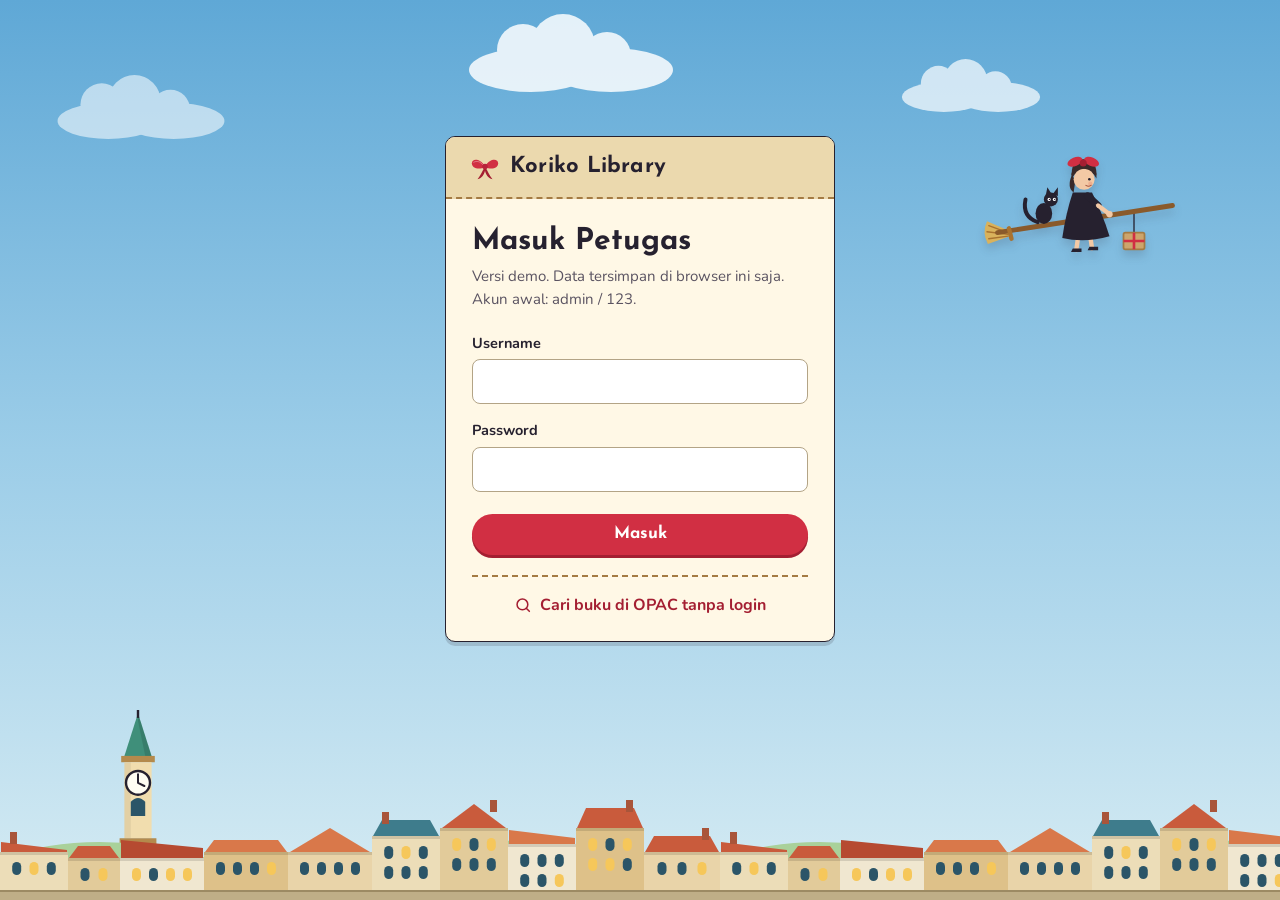
<file: index.html>
<!DOCTYPE html>
<html lang="id">
<head>
<meta charset="UTF-8">
<meta name="viewport" content="width=device-width, initial-scale=1">
<title>Masuk - Koriko Library</title>
<link rel="icon" type="image/svg+xml" href="assets/pita.svg">
<link rel="preconnect" href="https://fonts.googleapis.com">
<link rel="preconnect" href="https://fonts.gstatic.com" crossorigin>
<link href="https://fonts.googleapis.com/css2?family=Caveat:wght@600&family=Josefin+Sans:wght@600;700&family=Nunito:wght@500;700&display=swap" rel="stylesheet">
<link rel="stylesheet" href="assets/koriko.css">
<script defer src="assets/app.js"></script>
</head>
<body data-halaman="index"></body>
</html>
</file>
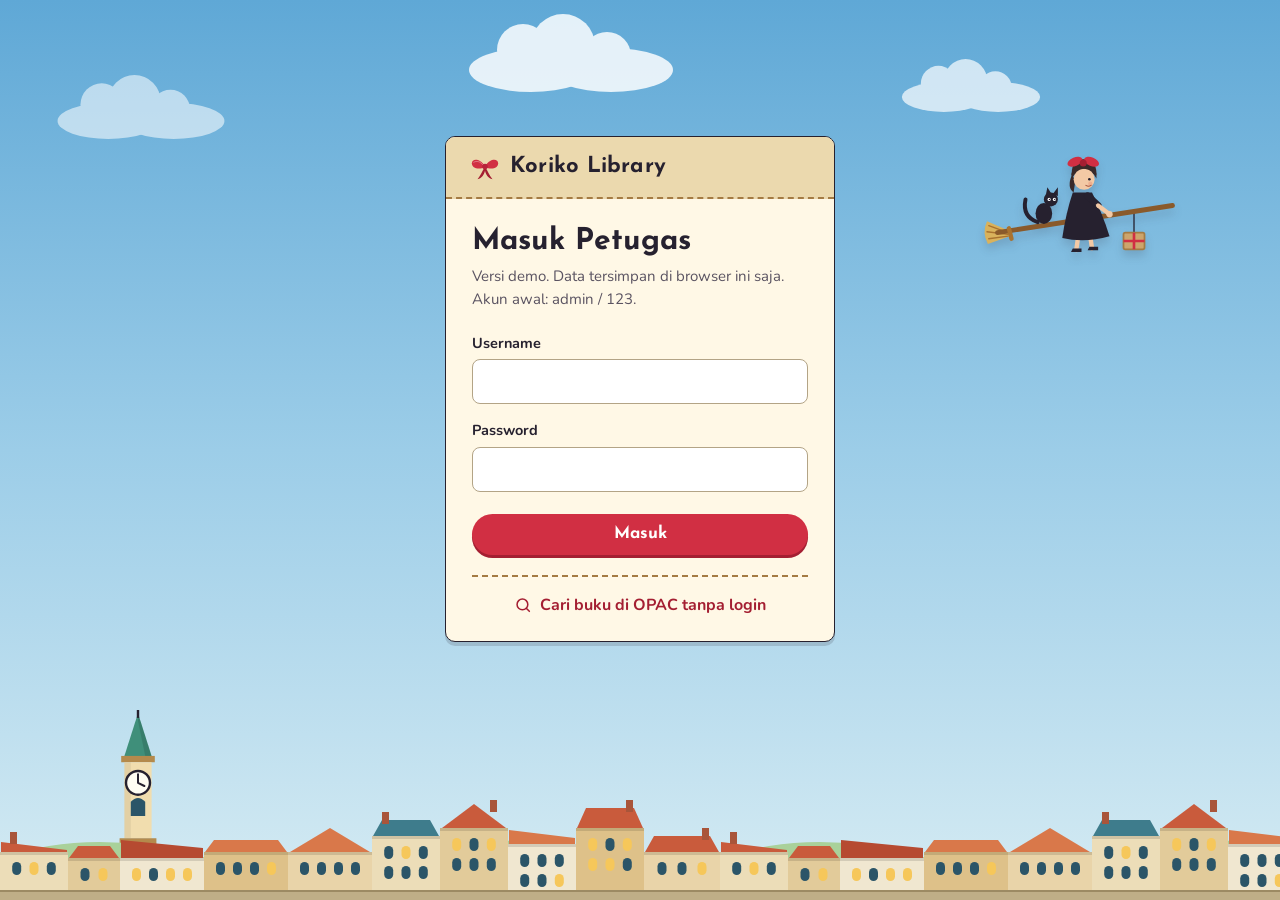
<file: bibliografi.html>
<!DOCTYPE html>
<html lang="id">
<head>
<meta charset="UTF-8">
<meta name="viewport" content="width=device-width, initial-scale=1">
<title>Bibliografi - Koriko Library</title>
<link rel="icon" type="image/svg+xml" href="assets/pita.svg">
<link rel="preconnect" href="https://fonts.googleapis.com">
<link rel="preconnect" href="https://fonts.gstatic.com" crossorigin>
<link href="https://fonts.googleapis.com/css2?family=Caveat:wght@600&family=Josefin+Sans:wght@600;700&family=Nunito:wght@500;700&display=swap" rel="stylesheet">
<link rel="stylesheet" href="assets/koriko.css">
<script defer src="assets/app.js"></script>
</head>
<body data-halaman="bibliografi"></body>
</html>
</file>
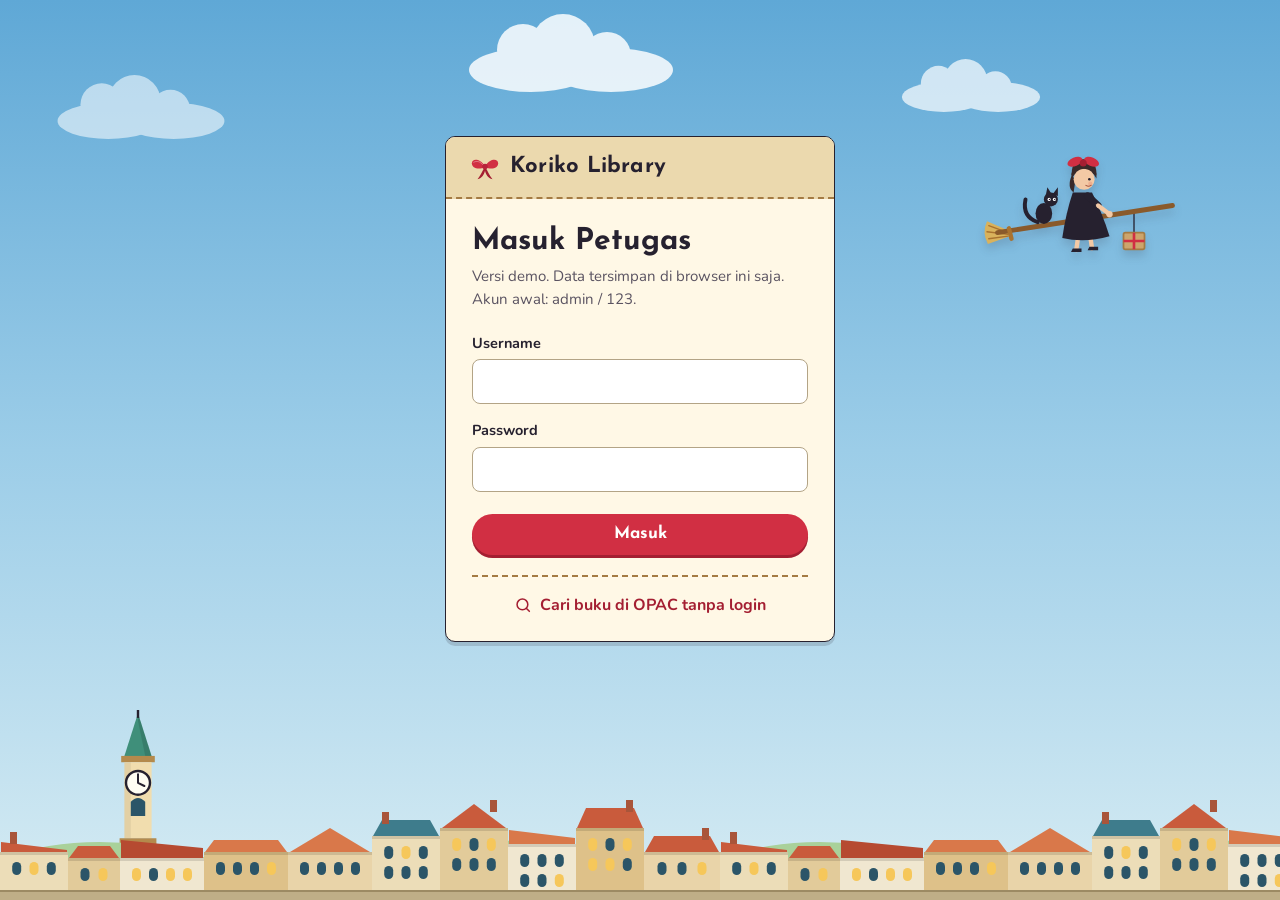
<file: dashboard.html>
<!DOCTYPE html>
<html lang="id">
<head>
<meta charset="UTF-8">
<meta name="viewport" content="width=device-width, initial-scale=1">
<title>Dashboard - Koriko Library</title>
<link rel="icon" type="image/svg+xml" href="assets/pita.svg">
<link rel="preconnect" href="https://fonts.googleapis.com">
<link rel="preconnect" href="https://fonts.gstatic.com" crossorigin>
<link href="https://fonts.googleapis.com/css2?family=Caveat:wght@600&family=Josefin+Sans:wght@600;700&family=Nunito:wght@500;700&display=swap" rel="stylesheet">
<link rel="stylesheet" href="assets/koriko.css">
<script defer src="assets/app.js"></script>
</head>
<body data-halaman="dashboard"></body>
</html>
</file>
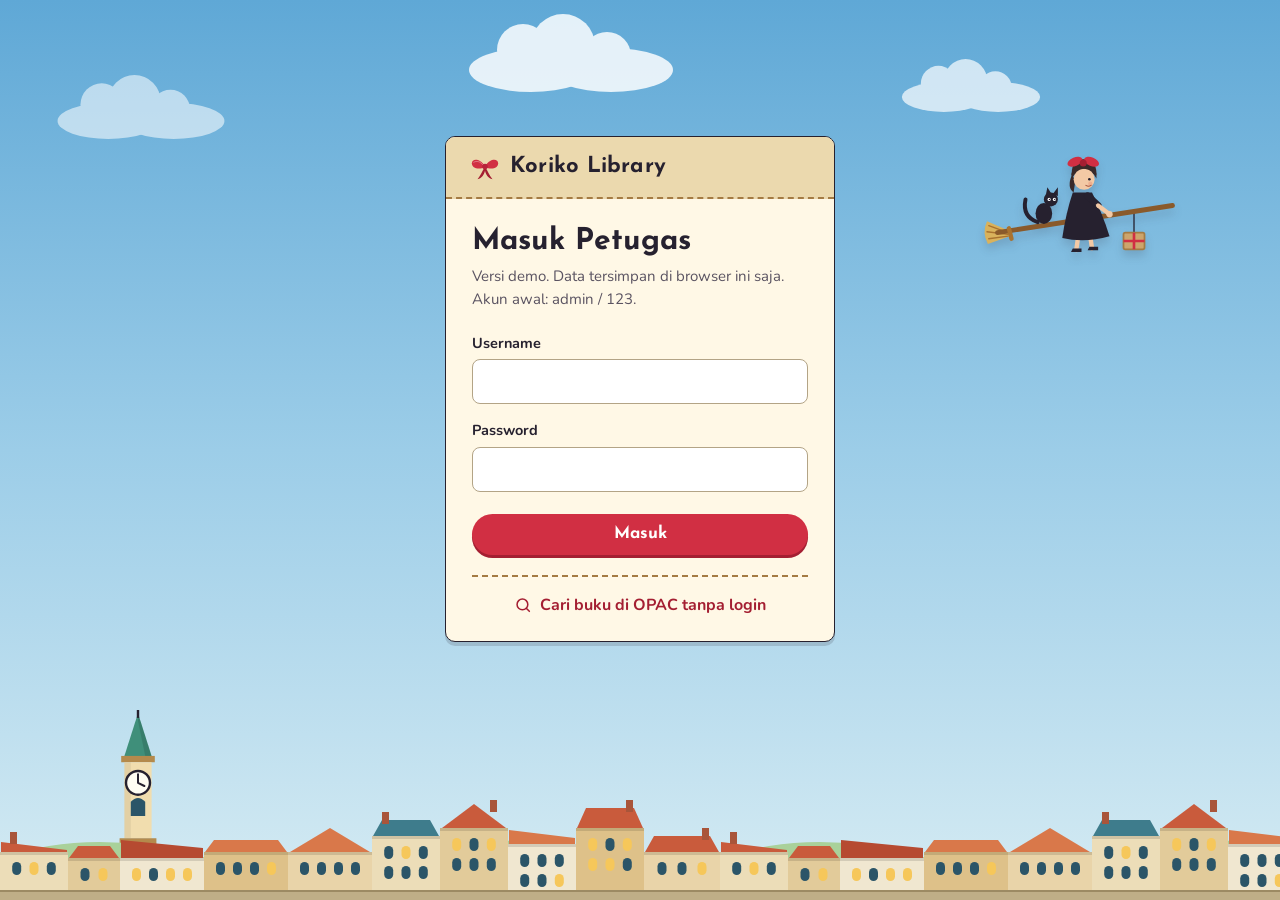
<file: ganti_password.html>
<!DOCTYPE html>
<html lang="id">
<head>
<meta charset="UTF-8">
<meta name="viewport" content="width=device-width, initial-scale=1">
<title>Ganti Password - Koriko Library</title>
<link rel="icon" type="image/svg+xml" href="assets/pita.svg">
<link rel="preconnect" href="https://fonts.googleapis.com">
<link rel="preconnect" href="https://fonts.gstatic.com" crossorigin>
<link href="https://fonts.googleapis.com/css2?family=Caveat:wght@600&family=Josefin+Sans:wght@600;700&family=Nunito:wght@500;700&display=swap" rel="stylesheet">
<link rel="stylesheet" href="assets/koriko.css">
<script defer src="assets/app.js"></script>
</head>
<body data-halaman="ganti_password"></body>
</html>
</file>
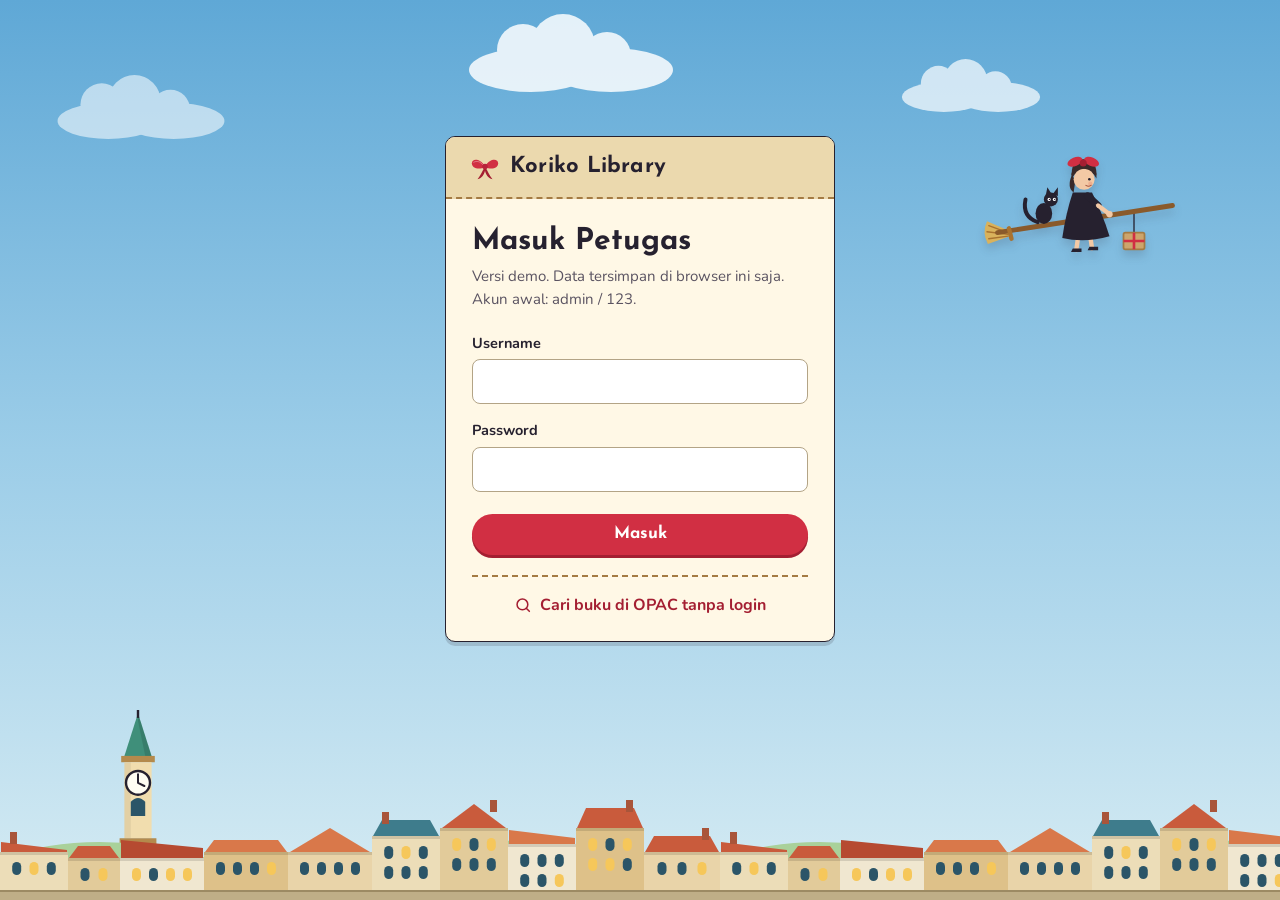
<file: keanggotaan.html>
<!DOCTYPE html>
<html lang="id">
<head>
<meta charset="UTF-8">
<meta name="viewport" content="width=device-width, initial-scale=1">
<title>Keanggotaan - Koriko Library</title>
<link rel="icon" type="image/svg+xml" href="assets/pita.svg">
<link rel="preconnect" href="https://fonts.googleapis.com">
<link rel="preconnect" href="https://fonts.gstatic.com" crossorigin>
<link href="https://fonts.googleapis.com/css2?family=Caveat:wght@600&family=Josefin+Sans:wght@600;700&family=Nunito:wght@500;700&display=swap" rel="stylesheet">
<link rel="stylesheet" href="assets/koriko.css">
<script defer src="assets/app.js"></script>
</head>
<body data-halaman="keanggotaan"></body>
</html>
</file>
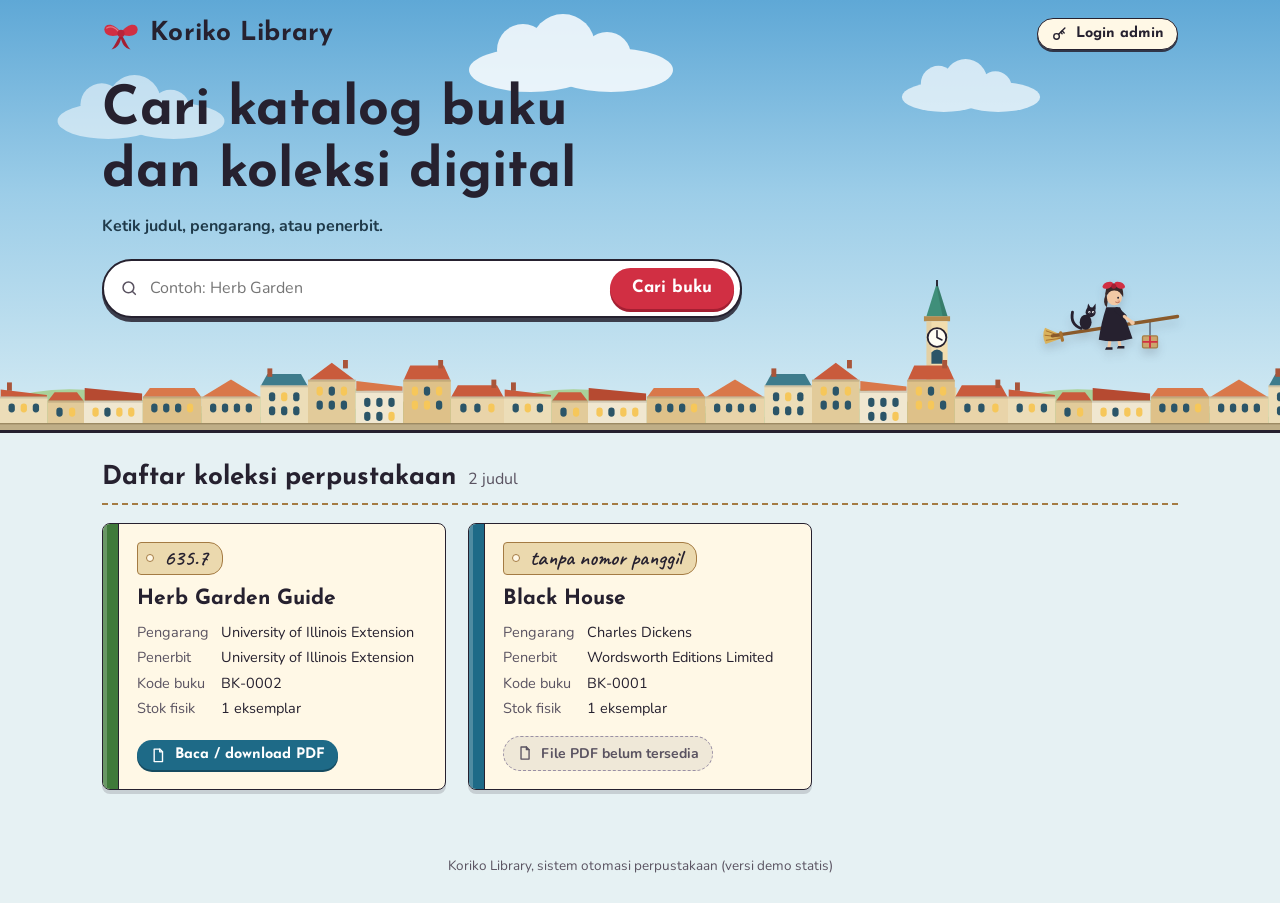
<file: opac.html>
<!DOCTYPE html>
<html lang="id">
<head>
<meta charset="UTF-8">
<meta name="viewport" content="width=device-width, initial-scale=1">
<title>OPAC - Koriko Library</title>
<link rel="icon" type="image/svg+xml" href="assets/pita.svg">
<link rel="preconnect" href="https://fonts.googleapis.com">
<link rel="preconnect" href="https://fonts.gstatic.com" crossorigin>
<link href="https://fonts.googleapis.com/css2?family=Caveat:wght@600&family=Josefin+Sans:wght@600;700&family=Nunito:wght@500;700&display=swap" rel="stylesheet">
<link rel="stylesheet" href="assets/koriko.css">
<script defer src="assets/app.js"></script>
</head>
<body data-halaman="opac"></body>
</html>
</file>
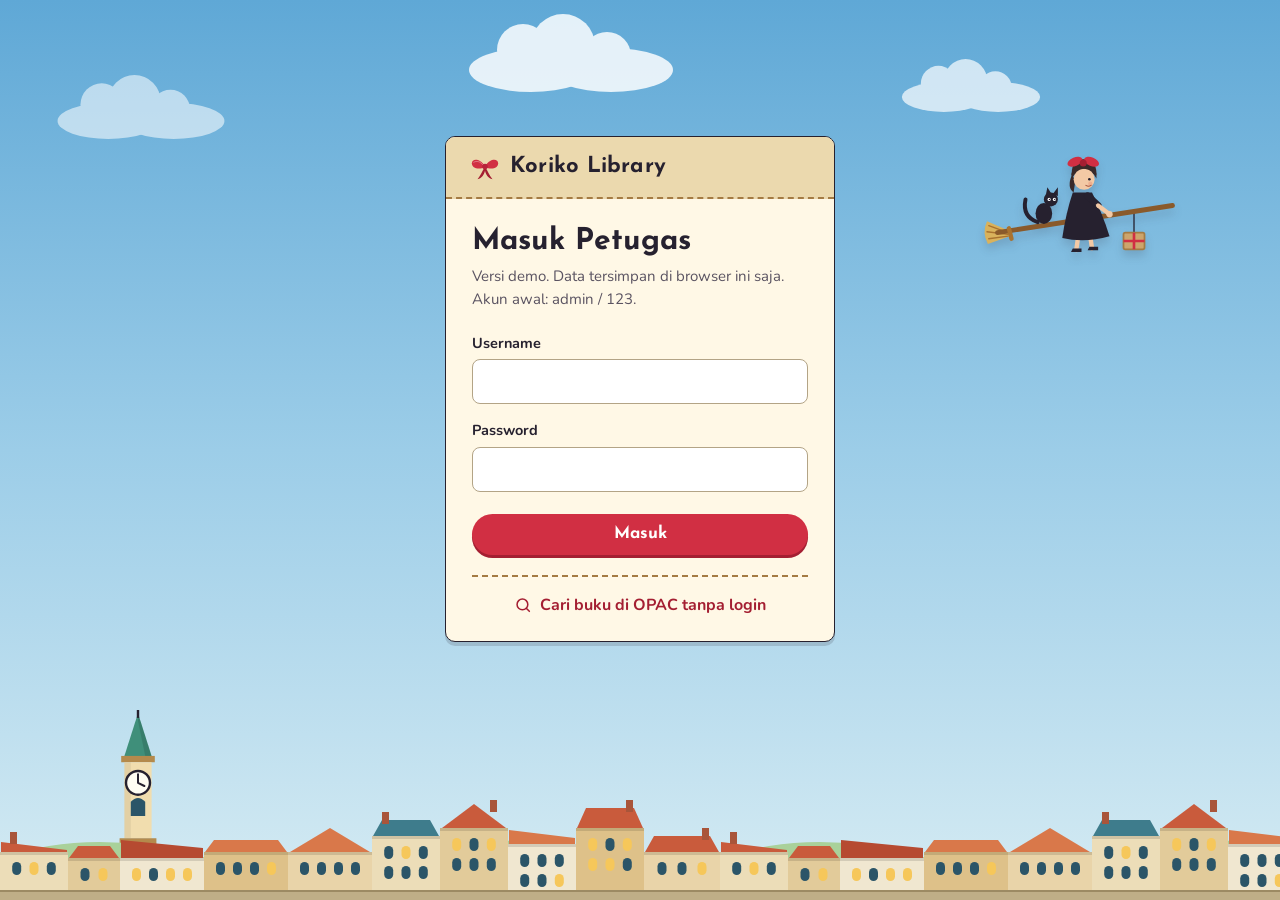
<file: sirkulasi.html>
<!DOCTYPE html>
<html lang="id">
<head>
<meta charset="UTF-8">
<meta name="viewport" content="width=device-width, initial-scale=1">
<title>Sirkulasi - Koriko Library</title>
<link rel="icon" type="image/svg+xml" href="assets/pita.svg">
<link rel="preconnect" href="https://fonts.googleapis.com">
<link rel="preconnect" href="https://fonts.gstatic.com" crossorigin>
<link href="https://fonts.googleapis.com/css2?family=Caveat:wght@600&family=Josefin+Sans:wght@600;700&family=Nunito:wght@500;700&display=swap" rel="stylesheet">
<link rel="stylesheet" href="assets/koriko.css">
<script defer src="assets/app.js"></script>
</head>
<body data-halaman="sirkulasi"></body>
</html>
</file>
<file: assets/koriko.css>
/* Koriko Library - tema Kiki's Delivery Service */
:root {
  --langit: #6FB1DA;
  --langit-muda: #CDE7F2;
  --laut: #1E6A87;
  --laut-tua: #154B60;
  --pita: #D12F43;
  --pita-tua: #A41F32;
  --dinding: #FFF8E6;
  --pasir: #EBD9AE;
  --kraft: #CDA56C;
  --kraft-tua: #A47B43;
  --kayu: #D9B27A;
  --tinta: #26212F;
  --tinta-lembut: #5A5361;
  --rumput: #3F7A3A;
  --rumput-muda: #DCEBCB;
  --kuning: #F1BE4B;
  --latar: #E6F1F3;
  --garis: rgba(38, 33, 47, .18);
  --font-judul: 'Josefin Sans', 'Trebuchet MS', system-ui, sans-serif;
  --font-isi: 'Nunito', 'Segoe UI', system-ui, sans-serif;
  --font-tangan: 'Caveat', 'Segoe Print', cursive;
}

*, *::before, *::after { box-sizing: border-box; }
html { -webkit-text-size-adjust: 100%; }
body {
  margin: 0;
  font-family: var(--font-isi);
  font-size: 16px;
  line-height: 1.55;
  color: var(--tinta);
  background: var(--latar);
  min-height: 100vh;
  display: flex;
  flex-direction: column;
}
img, svg { max-width: 100%; }
a { color: var(--laut); }
h1, h2, h3 { font-family: var(--font-judul); font-weight: 700; line-height: 1.15; margin: 0; }
:focus-visible { outline: 3px solid var(--pita); outline-offset: 2px; }
.sr-only { position: absolute; width: 1px; height: 1px; overflow: hidden; clip: rect(0 0 0 0); white-space: nowrap; }
.ikon { width: 1.15em; height: 1.15em; flex: none; vertical-align: -0.2em; }
.ikon-pita { width: 1.4em; height: 1.4em; }

/* ---------- Langit & kota (header) ---------- */
.langit {
  position: relative;
  overflow: hidden;
  background: linear-gradient(180deg, #5FA8D6 0%, #9CCDE8 45%, #D5EBF3 100%);
  border-bottom: 3px solid var(--tinta);
}
.langit-isi { position: relative; z-index: 3; max-width: 1120px; margin: 0 auto; padding: 14px 22px 0; }
.awan { position: absolute; z-index: 1; background: url('awan.svg') no-repeat center / contain; pointer-events: none; }
.awan-1 { width: 220px; height: 90px; left: 36%; top: 8px; opacity: .9; }
.awan-2 { width: 150px; height: 62px; left: 70%; top: 54px; opacity: .75; }
.awan-3 { width: 180px; height: 74px; left: 4%; top: 70px; opacity: .6; }
.kota {
  position: absolute; z-index: 2; left: 0; right: 0; bottom: 0; height: 84px;
  background: url('skyline.svg') repeat-x left bottom / auto 100%;
  pointer-events: none;
}
.menara { position: absolute; z-index: 2; bottom: 0; left: 71%; height: 150px; width: auto; pointer-events: none; }
.kiki { position: absolute; z-index: 4; right: 7%; bottom: 46px; width: 150px; pointer-events: none; filter: drop-shadow(0 6px 4px rgba(38, 33, 47, .15)); }
.kiki.terbang { animation: terbang 3.4s cubic-bezier(.16, .8, .24, 1) both; }
@keyframes terbang {
  0% { transform: translate(-82vw, 30px) rotate(-6deg); opacity: 0; }
  10% { opacity: 1; }
  100% { transform: none; opacity: 1; }
}

.bar { display: flex; align-items: center; justify-content: space-between; gap: 16px; flex-wrap: wrap; }
.merek { display: inline-flex; align-items: center; gap: 10px; font-family: var(--font-judul); font-weight: 700; font-size: 26px; color: var(--tinta); text-decoration: none; letter-spacing: .01em; }
.merek img { width: 38px; height: 38px; }
.pengguna { display: flex; align-items: center; gap: 10px; font-size: 14.5px; font-weight: 700; }
.pengguna-nama { padding: 5px 12px; background: rgba(255, 248, 230, .8); border-radius: 999px; }

/* rute: navigasi seperti jalur pengantaran */
.rute { margin-top: 14px; padding-bottom: 96px; overflow-x: auto; scrollbar-width: none; }
.rute::-webkit-scrollbar { display: none; }
.rute ul { list-style: none; margin: 0; padding: 0; display: flex; align-items: center; width: max-content; }
.rute li { display: flex; align-items: center; }
.rute li + li::before { content: ""; width: 26px; border-top: 3px dotted rgba(38, 33, 47, .55); }
.rute a {
  display: inline-flex; align-items: center; gap: 8px; padding: 7px 14px 7px 10px;
  font-family: var(--font-judul); font-weight: 600; font-size: 17px; color: var(--tinta); text-decoration: none;
  border-radius: 999px; white-space: nowrap;
}
.rute a::before { content: ""; width: 12px; height: 12px; border-radius: 50%; background: var(--dinding); border: 2.5px solid var(--tinta); }
.rute a:hover { background: rgba(255, 248, 230, .7); }
.rute a[aria-current="page"] { background: var(--dinding); font-weight: 700; box-shadow: 0 2px 0 var(--tinta); }
.rute a[aria-current="page"]::before { background: var(--pita); border-color: var(--pita-tua); box-shadow: 0 0 0 3px rgba(209, 47, 67, .25); }

/* ---------- Halaman ---------- */
.halaman { flex: 1; width: 100%; max-width: 1120px; margin: 0 auto; padding: 30px 22px 48px; }
.judul-halaman { margin-bottom: 22px; max-width: 70ch; }
.judul-halaman h1 { font-size: clamp(28px, 4.2vw, 40px); }
.judul-halaman p { margin: 8px 0 0; color: var(--tinta-lembut); }
.kaki { text-align: center; padding: 18px 22px 26px; font-size: 13.5px; color: var(--tinta-lembut); }

/* ---------- Kertas (panel) ---------- */
.kertas { background: var(--dinding); border: 1.5px solid var(--tinta); border-radius: 10px; box-shadow: 0 4px 0 rgba(38, 33, 47, .16); margin-bottom: 28px; overflow: hidden; }
.kertas-kepala { display: flex; align-items: center; gap: 10px; padding: 13px 24px; background: var(--pasir); border-bottom: 2px dashed var(--kraft-tua); }
.kertas-kepala h2 { font-size: 20px; display: flex; align-items: center; gap: 10px; }
.kertas-isi { padding: 24px; }

/* ---------- Formulir ---------- */
.grid-form { display: grid; grid-template-columns: repeat(auto-fit, minmax(230px, 1fr)); gap: 16px 20px; }
.isian label { display: block; font-weight: 700; font-size: 14.5px; margin-bottom: 5px; }
.isian .wajib { color: var(--pita-tua); }
.isian input, .isian select, .isian textarea {
  width: 100%; padding: 10px 12px; font: inherit; font-size: 15px; color: var(--tinta);
  background: #fff; border: 1.5px solid #B3A486; border-radius: 8px;
}
.isian textarea { resize: vertical; min-height: 70px; }
.isian input:focus, .isian select:focus, .isian textarea:focus { outline: none; border-color: var(--laut); box-shadow: 0 0 0 3px rgba(30, 106, 135, .25); }
.isian input[type="file"] { padding: 8px; background: var(--dinding); border-style: dashed; }
.isian .bantuan { display: block; margin-top: 5px; font-size: 13.5px; color: var(--tinta-lembut); }
.isian .bantuan-ok { color: var(--rumput); font-weight: 700; }
.isian-lebar { margin-top: 18px; }
.aksi-form { display: flex; gap: 10px; flex-wrap: wrap; margin-top: 22px; }

/* ---------- Tombol ---------- */
.tombol {
  display: inline-flex; align-items: center; justify-content: center; gap: 8px;
  padding: 10px 22px; font-family: var(--font-judul); font-weight: 700; font-size: 17px; line-height: 1.2;
  color: #fff; background: var(--pita); border: 0; border-radius: 999px; cursor: pointer; text-decoration: none;
  box-shadow: 0 3px 0 var(--pita-tua);
  transition: transform .12s ease, box-shadow .12s ease, background-color .12s ease;
}
.tombol:hover { background: #E0394D; }
.tombol:active { transform: translateY(2px); box-shadow: 0 1px 0 var(--pita-tua); }
.tombol-tepi { color: var(--tinta); background: var(--dinding); border: 1.5px solid var(--tinta); box-shadow: 0 3px 0 rgba(38, 33, 47, .85); }
.tombol-tepi:hover { background: #fff; }
.tombol-tepi:active { box-shadow: 0 1px 0 rgba(38, 33, 47, .85); }
.tombol-lebar { width: 100%; }
.tombol-kecil { padding: 6px 13px; font-size: 14.5px; box-shadow: 0 2px 0 rgba(38, 33, 47, .85); }
.tombol-ubah { color: var(--tinta); background: var(--kuning); box-shadow: 0 2px 0 #B98A1F; }
.tombol-ubah:hover { background: #F6CB66; }
.tombol-hapus { color: var(--pita-tua); background: #fff; border: 1.5px solid var(--pita); box-shadow: 0 2px 0 var(--pita-tua); }
.tombol-hapus:hover { background: #FFE9EC; }
.tombol-kembali { color: #fff; background: var(--rumput); box-shadow: 0 2px 0 #2B5728; }
.tombol-kembali:hover { background: #4A8C44; }
.tombol-pdf { color: #fff; background: var(--laut); box-shadow: 0 2px 0 var(--laut-tua); }
.tombol-pdf:hover { background: #26809F; }
.tautan-kembali { display: inline-flex; align-items: center; gap: 6px; margin-bottom: 14px; font-weight: 700; color: var(--tinta); text-decoration: none; }
.tautan-kembali:hover { color: var(--pita-tua); text-decoration: underline; }

/* ---------- Tabel (buku catatan) ---------- */
.tabel-kepala { display: flex; align-items: center; gap: 12px; margin: 6px 0 12px; flex-wrap: wrap; }
.tabel-kepala h2 { font-size: 24px; }
.jumlah { display: inline-block; padding: 2px 12px; font-weight: 700; font-size: 14px; background: var(--langit-muda); border: 1.5px solid var(--laut); color: var(--laut-tua); border-radius: 999px; }
.tabel-wrap { background: var(--dinding); border: 1.5px solid var(--tinta); border-radius: 10px; box-shadow: 0 4px 0 rgba(38, 33, 47, .16); overflow-x: auto; margin-bottom: 28px; }
table { width: 100%; border-collapse: collapse; min-width: 680px; }
th, td { padding: 12px 16px; text-align: left; vertical-align: middle; font-size: 14.5px; border-bottom: 1px solid rgba(164, 123, 67, .28); }
th { font-family: var(--font-judul); font-weight: 600; font-size: 16px; color: var(--dinding); background: var(--laut-tua); white-space: nowrap; }
tbody tr:nth-child(even) { background: rgba(235, 217, 174, .3); }
tbody tr:hover { background: rgba(111, 177, 218, .2); }
tbody tr:last-child td { border-bottom: 0; }
td small { display: block; color: var(--tinta-lembut); font-size: 13px; }
td.aksi { white-space: nowrap; }
td.aksi .tombol + .tombol { margin-left: 6px; }
.kosong { padding: 34px 20px; text-align: center; }
.kosong .tulisan { display: block; font-family: var(--font-tangan); font-size: 28px; font-weight: 600; margin-bottom: 4px; }
.kosong p { margin: 0; color: var(--tinta-lembut); }
.angka { font-variant-numeric: tabular-nums; white-space: nowrap; }

/* cap pos untuk status */
.cap {
  display: inline-block; padding: 2px 11px; font-family: var(--font-judul); font-weight: 700; font-size: 14.5px;
  border: 2px solid currentColor; border-radius: 6px; outline: 1px solid currentColor; outline-offset: 2px;
  transform: rotate(-3deg); background: rgba(255, 255, 255, .5);
}
.cap-pinjam { color: var(--laut); }
.cap-kembali { color: var(--rumput); }
.cap-telat { color: var(--pita-tua); }

/* ---------- Peringatan ---------- */
.peringatan { display: flex; align-items: flex-start; gap: 10px; margin-bottom: 20px; padding: 12px 16px; font-weight: 700; color: var(--pita-tua); background: #FFE9EC; border: 1.5px solid var(--pita); border-radius: 8px; }

/* ---------- Dashboard ---------- */
.paket-grid { display: grid; grid-template-columns: repeat(auto-fit, minmax(210px, 1fr)); gap: 24px; margin-bottom: 34px; }
.paket {
  position: relative; display: grid; place-items: center; min-height: 160px; padding: 24px 16px;
  background-color: var(--kraft);
  background-image: repeating-linear-gradient(90deg, rgba(255, 255, 255, .08) 0 2px, transparent 2px 8px);
  border: 2px solid var(--kraft-tua); border-radius: 6px; box-shadow: 0 5px 0 rgba(38, 33, 47, .18);
}
.paket::before, .paket::after { content: ""; position: absolute; background: var(--pita); box-shadow: inset 0 0 0 1px var(--pita-tua); }
.paket::before { top: 0; bottom: 0; left: 50%; width: 14px; margin-left: -7px; }
.paket::after { left: 0; right: 0; top: 50%; height: 14px; margin-top: -7px; }
.paket:nth-child(odd) .paket-label { transform: rotate(-2deg); }
.paket:nth-child(even) .paket-label { transform: rotate(1.5deg); }
.paket-label { position: relative; z-index: 1; min-width: 78%; padding: 10px 16px 12px; text-align: center; background: var(--dinding); border: 1.5px solid var(--tinta); border-radius: 4px; box-shadow: 0 2px 0 rgba(38, 33, 47, .2); }
.paket-angka { display: block; font-family: var(--font-judul); font-weight: 700; font-size: 40px; line-height: 1.05; font-variant-numeric: tabular-nums; }
.paket-nama { display: block; margin-top: 2px; font-size: 14px; font-weight: 700; color: var(--tinta-lembut); }

.papan-daftar { list-style: none; margin: 0; padding: 0; display: flex; flex-wrap: wrap; gap: 16px 18px; }
.papan-daftar li { filter: none; border-radius: 6px; }
.papan-daftar li:focus-within {
  filter: drop-shadow(2px 0 0 var(--pita)) drop-shadow(-2px 0 0 var(--pita)) drop-shadow(0 2px 0 var(--pita)) drop-shadow(0 -2px 0 var(--pita));
}
.papan {
  position: relative; display: flex; align-items: center; gap: 10px; min-width: 214px; height: 54px; padding: 0 44px 0 30px;
  font-family: var(--font-judul); font-weight: 700; font-size: 17px; color: var(--tinta); text-decoration: none;
  background: var(--kayu); box-shadow: inset 0 -4px 0 rgba(0, 0, 0, .13), inset 0 3px 0 rgba(255, 255, 255, .25);
  clip-path: polygon(0 0, calc(100% - 24px) 0, 100% 50%, calc(100% - 24px) 100%, 0 100%);
  transition: background-color .12s ease;
}
.papan::before { content: ""; position: absolute; left: 11px; top: 50%; width: 7px; height: 7px; margin-top: -3.5px; border-radius: 50%; background: #7B5524; box-shadow: inset 0 1px 0 rgba(255, 255, 255, .3); }
.papan:hover { background: #E6C48D; }
.papan:focus-visible { outline: none; }

/* ---------- OPAC ---------- */
.hero { position: relative; z-index: 3; max-width: 1120px; margin: 0 auto; padding: 26px 22px 112px; }
.hero h1 { font-size: clamp(32px, 5.6vw, 54px); max-width: 16ch; }
.hero p { margin: 10px 0 20px; max-width: 46ch; font-weight: 700; color: #1F3A4A; }
.cari { display: flex; align-items: center; gap: 8px; max-width: 640px; padding: 6px 6px 6px 16px; background: #fff; border: 2px solid var(--tinta); border-radius: 999px; box-shadow: 0 4px 0 rgba(38, 33, 47, .85); }
.cari .ikon { color: var(--tinta-lembut); }
.cari input { flex: 1; min-width: 0; padding: 9px 4px; font: inherit; font-size: 16px; color: var(--tinta); background: transparent; border: 0; }
.cari input:focus { outline: none; }
.cari:focus-within { box-shadow: 0 4px 0 rgba(38, 33, 47, .85), 0 0 0 4px rgba(209, 47, 67, .3); }
.hasil-kepala { display: flex; align-items: baseline; gap: 12px; flex-wrap: wrap; margin-bottom: 18px; padding-bottom: 10px; border-bottom: 2px dashed var(--kraft-tua); }
.hasil-kepala h2 { font-size: 26px; }
.hasil-kepala p { margin: 0; color: var(--tinta-lembut); }
.rak { display: grid; grid-template-columns: repeat(auto-fill, minmax(300px, 1fr)); gap: 22px; }
.buku { display: flex; background: var(--dinding); border: 1.5px solid var(--tinta); border-radius: 8px; box-shadow: 0 4px 0 rgba(38, 33, 47, .16); overflow: hidden; }
.punggung { flex: none; width: 16px; background: var(--punggung, var(--pita)); border-right: 1.5px solid var(--tinta); box-shadow: inset 4px 0 0 rgba(255, 255, 255, .22); }
.buku-isi { flex: 1; min-width: 0; display: flex; flex-direction: column; padding: 18px 20px 18px 18px; }
.tag-panggil {
  position: relative; align-self: flex-start; margin-bottom: 12px; padding: 1px 14px 1px 26px;
  font-family: var(--font-tangan); font-weight: 600; font-size: 22px; line-height: 1.3;
  background: var(--pasir); border: 1.5px solid var(--kraft-tua); border-radius: 4px 14px 14px 4px;
}
.tag-panggil::before { content: ""; position: absolute; left: 8px; top: 50%; width: 8px; height: 8px; margin-top: -4px; border-radius: 50%; background: var(--dinding); border: 1.5px solid var(--kraft-tua); }
.buku h3 { font-size: 21px; margin-bottom: 10px; overflow-wrap: anywhere; }
.buku dl { display: grid; grid-template-columns: auto 1fr; gap: 3px 12px; margin: 0 0 16px; font-size: 14.5px; }
.buku dt { color: var(--tinta-lembut); }
.buku dd { margin: 0; overflow-wrap: anywhere; }
.buku .stok-habis { color: var(--pita-tua); font-weight: 700; }
.buku-aksi { margin-top: auto; }
.tanpa-pdf { display: inline-flex; align-items: center; gap: 8px; padding: 6px 13px; font-size: 14px; font-weight: 700; color: var(--tinta-lembut); background: rgba(38, 33, 47, .07); border: 1.5px dashed #9A90A4; border-radius: 999px; }

/* ---------- Masuk ---------- */
.halaman-masuk { background: linear-gradient(180deg, #5FA8D6 0%, #9CCDE8 50%, #D5EBF3 100%) fixed; }
.adegan { position: relative; flex: 1; display: grid; place-items: center; padding: 28px 18px 150px; overflow: hidden; }
.adegan .kota { height: 120px; }
.adegan .menara { height: 190px; left: 8%; }
.adegan .kiki { right: 7%; left: auto; top: 16%; bottom: auto; width: 210px; }
.surat { position: relative; z-index: 4; width: min(390px, 100%); margin: 0; }
.surat .kertas-isi { padding: 26px 26px 24px; }
.surat h1 { font-size: 30px; }
.surat .catatan { margin: 6px 0 20px; color: var(--tinta-lembut); font-size: 15px; }
.surat .isian + .isian { margin-top: 15px; }
.surat .tombol { margin-top: 22px; }
.tautan-opac { display: flex; align-items: center; justify-content: center; gap: 8px; margin-top: 20px; padding-top: 16px; border-top: 2px dashed var(--kraft-tua); font-weight: 700; color: var(--pita-tua); text-decoration: none; }
.tautan-opac:hover { text-decoration: underline; }

/* ---------- Responsif ---------- */
@media (max-width: 900px) {
  .kiki { width: 110px; right: 4%; bottom: 58px; }
  .menara { display: none; }
  .adegan .kiki { left: auto; right: 6%; top: 4%; width: 130px; }
}
@media (max-width: 640px) {
  .kiki { display: none; }
  .adegan .kiki { display: block; width: 96px; top: 2%; }
  .merek { font-size: 22px; }
  .merek img { width: 32px; height: 32px; }
  .pengguna-nama { display: none; }
  .halaman { padding-top: 24px; }
  .kertas-isi { padding: 18px; }
  .kertas-kepala { padding: 12px 18px; }
  .hero { padding-bottom: 104px; }
  .papan { min-width: 100%; }
  .papan-daftar li { width: 100%; }
  .rak { grid-template-columns: 1fr; }
}
@media (prefers-reduced-motion: reduce) {
  .kiki.terbang { animation: none; }
  .tombol { transition: none; }
}
</file>
